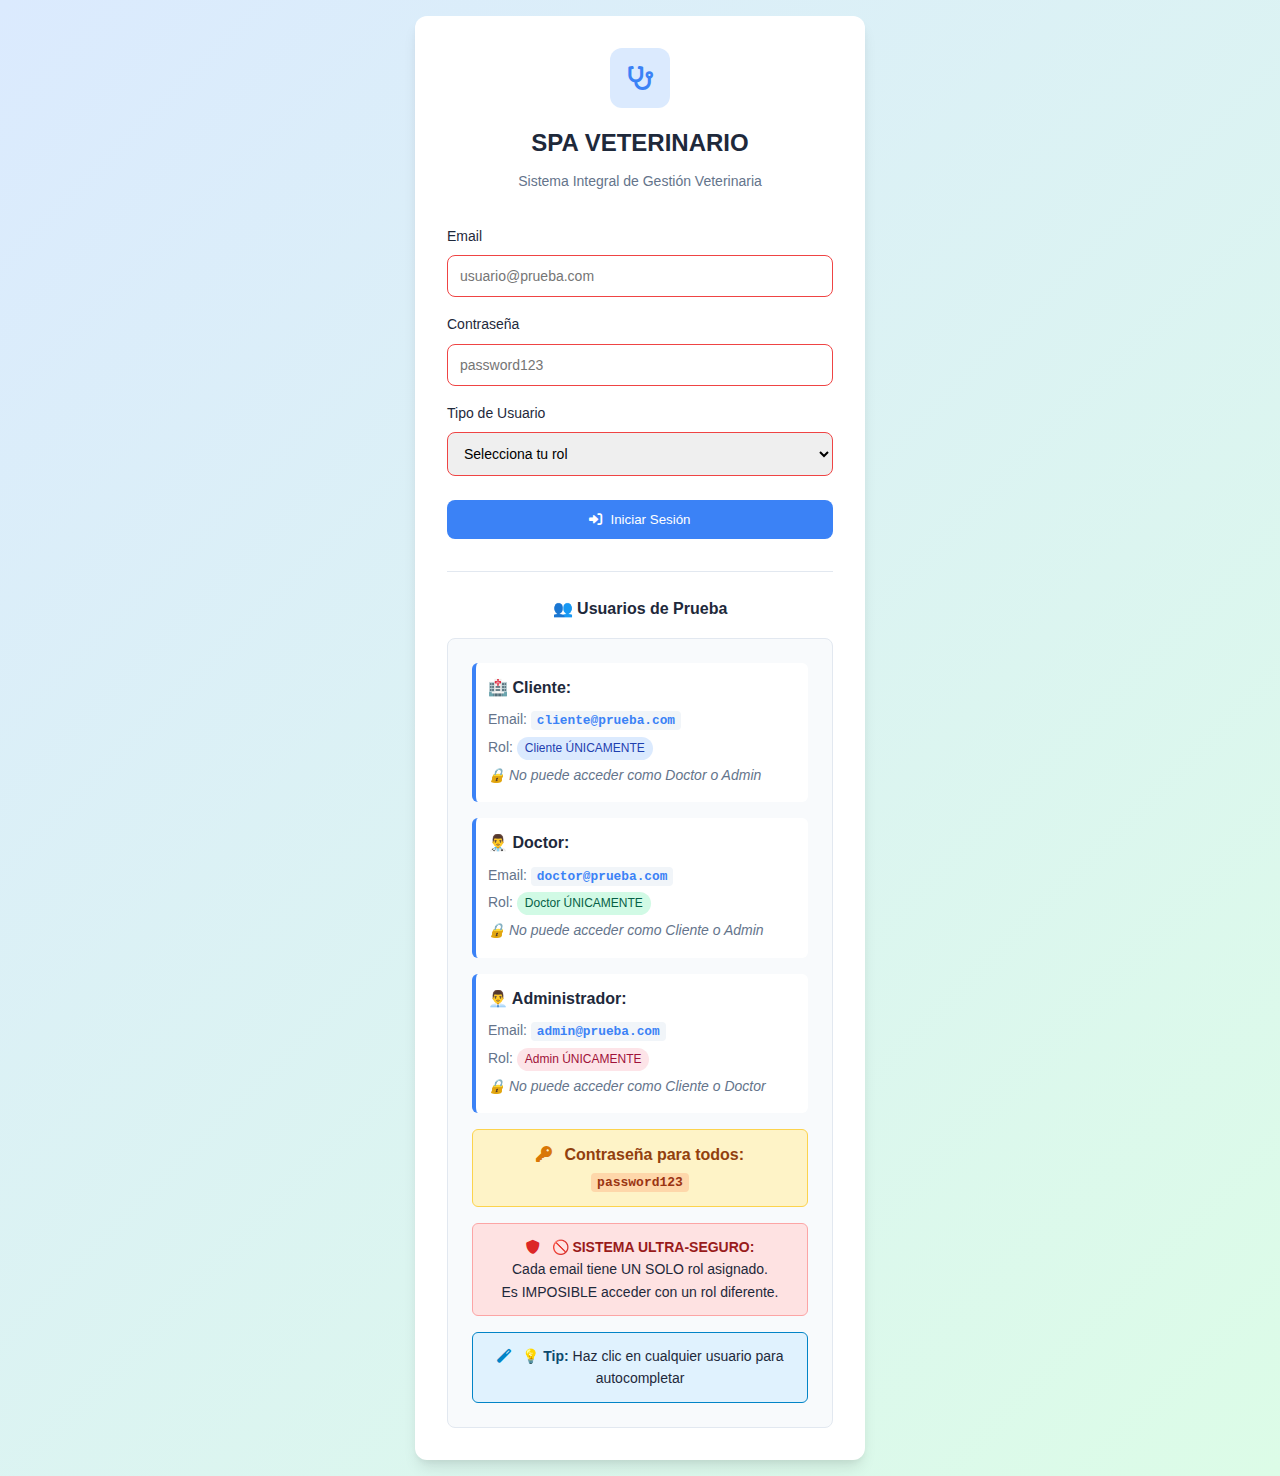
<file: index.html>
<!DOCTYPE html>
<html lang="es">
<head>
    <meta charset="UTF-8">
    <meta name="viewport" content="width=device-width, initial-scale=1.0">
    <title>SPA VETERINARIO - Sistema Integral</title>
    <link rel="stylesheet" href="css/styles.css">
    <link href="https://cdnjs.cloudflare.com/ajax/libs/font-awesome/6.0.0/css/all.min.css" rel="stylesheet">
</head>
<body>
    <div class="login-container">
        <div class="login-card">
            <div class="login-header">
                <div class="logo">
                    <i class="fas fa-stethoscope"></i>
                </div>
                <h1>SPA VETERINARIO</h1>
                <p>Sistema Integral de Gestión Veterinaria</p>
            </div>
            
            <form id="loginForm" class="login-form">
                <div class="form-group">
                    <label for="email">Email</label>
                    <input type="email" id="email" name="email" required placeholder="usuario@prueba.com">
                </div>
                
                <div class="form-group">
                    <label for="password">Contraseña</label>
                    <input type="password" id="password" name="password" required placeholder="password123">
                </div>
                
                <div class="form-group">
                    <label for="rol">Tipo de Usuario</label>
                    <select id="rol" name="rol" required>
                        <option value="">Selecciona tu rol</option>
                        <option value="cliente">Cliente</option>
                        <option value="doctor">Doctor</option>
                        <option value="admin">Administrador</option>
                    </select>
                </div>
                
                <button type="submit" class="btn-primary">
                    <i class="fas fa-sign-in-alt"></i>
                    Iniciar Sesión
                </button>
            </form>
            
            <div class="demo-users">
                <h4>👥 Usuarios de Prueba</h4>
                <div class="demo-list">
                    <div class="user-demo">
                        <strong>🏥 Cliente:</strong>
                        <p>Email: <code>cliente@prueba.com</code></p>
                        <p>Rol: <span class="role-badge cliente">Cliente ÚNICAMENTE</span></p>
                        <p class="restriction">🔒 No puede acceder como Doctor o Admin</p>
                    </div>
                    
                    <div class="user-demo">
                        <strong>👨‍⚕️ Doctor:</strong>
                        <p>Email: <code>doctor@prueba.com</code></p>
                        <p>Rol: <span class="role-badge doctor">Doctor ÚNICAMENTE</span></p>
                        <p class="restriction">🔒 No puede acceder como Cliente o Admin</p>
                    </div>
                    
                    <div class="user-demo">
                        <strong>👨‍💼 Administrador:</strong>
                        <p>Email: <code>admin@prueba.com</code></p>
                        <p>Rol: <span class="role-badge admin">Admin ÚNICAMENTE</span></p>
                        <p class="restriction">🔒 No puede acceder como Cliente o Doctor</p>
                    </div>
                    
                    <div class="demo-note">
                        <i class="fas fa-key"></i>
                        <strong>Contraseña para todos:</strong> <code>password123</code>
                    </div>
                    
                    <div class="security-note">
                        <i class="fas fa-shield-alt"></i>
                        <strong>🚫 SISTEMA ULTRA-SEGURO:</strong><br>
                        Cada email tiene UN SOLO rol asignado.<br>
                        Es IMPOSIBLE acceder con un rol diferente.
                    </div>
                    
                    <div class="auto-note">
                        <i class="fas fa-magic"></i>
                        <strong>💡 Tip:</strong> Haz clic en cualquier usuario para autocompletar
                    </div>
                </div>
            </div>
        </div>
    </div>

    <script src="js/login.js"></script>
</body>
</html>
</file>
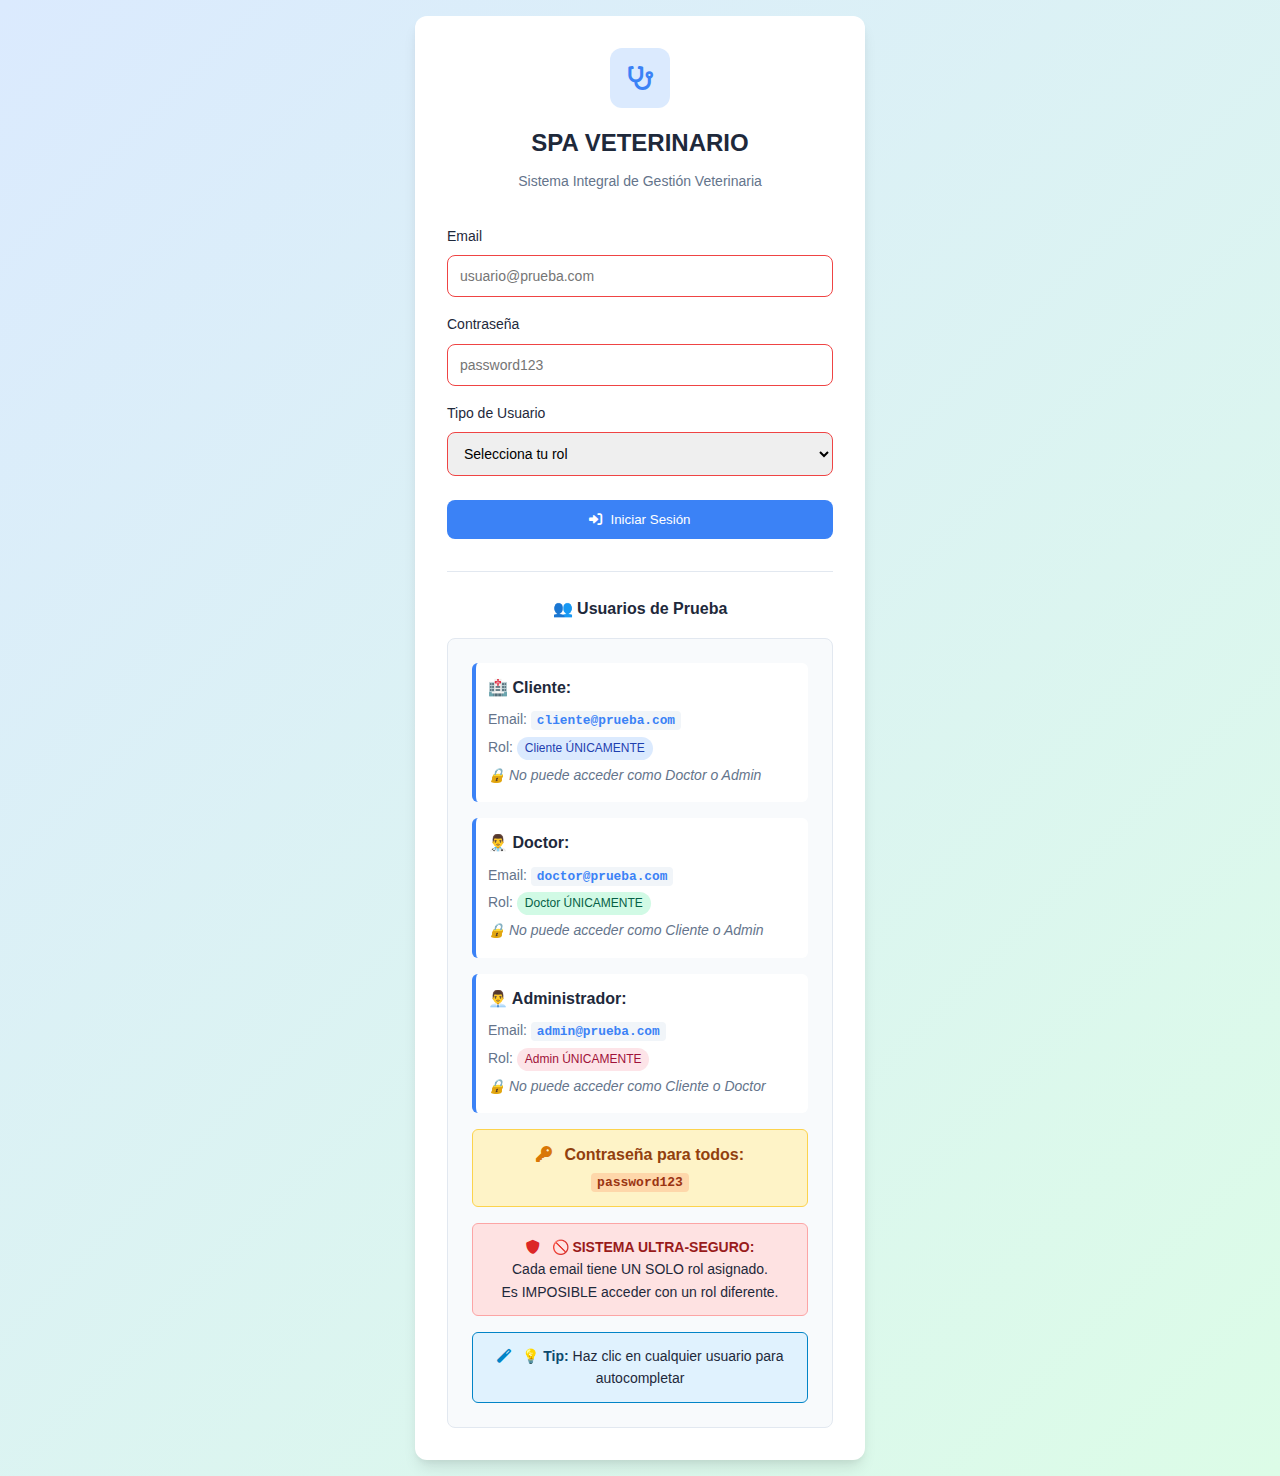
<file: dashboard.html>
<!DOCTYPE html>
<html lang="es">
<head>
    <meta charset="UTF-8">
    <meta name="viewport" content="width=device-width, initial-scale=1.0">
    <title>Dashboard - SPA VETERINARIO</title>
    <link rel="stylesheet" href="css/styles.css">
    <link href="https://cdnjs.cloudflare.com/ajax/libs/font-awesome/6.0.0/css/all.min.css" rel="stylesheet">
</head>
<body>
    <!-- Header -->
    <header class="header">
        <div class="header-content">
            <div class="logo-section">
                <div class="logo">
                    <i class="fas fa-stethoscope"></i>
                </div>
                <h1>SPA VETERINARIO</h1>
            </div>
            
            <div class="user-section">
                <div class="user-info">
                    <div class="user-avatar">
                        <span id="userInitial">U</span>
                    </div>
                    <div class="user-details">
                        <span id="userName">Usuario</span>
                        <span id="userRole" class="user-role">Rol</span>
                    </div>
                </div>
                <button id="logoutBtn" class="btn-ghost">
                    <i class="fas fa-sign-out-alt"></i>
                </button>
            </div>
        </div>
    </header>

    <div class="main-container">
        <!-- Sidebar -->
        <aside class="sidebar">
            <nav class="sidebar-nav">
                <button class="nav-item active" data-section="dashboard">
                    <i class="fas fa-calendar"></i>
                    <span>Dashboard</span>
                </button>
                <button class="nav-item" data-section="appointments">
                    <i class="fas fa-clock"></i>
                    <span>Citas</span>
                </button>
                <button class="nav-item client-only" data-section="pets">
                    <i class="fas fa-paw"></i>
                    <span>Mis Mascotas</span>
                </button>
                <button class="nav-item" data-section="payments">
                    <i class="fas fa-credit-card"></i>
                    <span id="paymentsLabel">Pagos</span>
                </button>
                <button class="nav-item" data-section="medical">
                    <i class="fas fa-file-medical"></i>
                    <span id="medicalLabel">Historial Clínico</span>
                </button>
                <button class="nav-item" data-section="profile">
                    <i class="fas fa-user"></i>
                    <span>Perfil</span>
                </button>
                <button class="nav-item admin-only" data-section="users">
                    <i class="fas fa-users"></i>
                    <span>Usuarios</span>
                </button>
            </nav>
        </aside>

        <!-- Main Content -->
        <main class="main-content">
            <!-- Dashboard Section -->
            <section id="dashboard-section" class="content-section active">
                <div class="section-header">
                    <h2 id="welcomeMessage">Bienvenido</h2>
                    <p id="welcomeDescription">Panel principal del sistema</p>
                </div>
                
                <div class="stats-grid">
                    <div class="stat-card">
                        <div class="stat-content">
                            <div class="stat-info">
                                <p class="stat-label" id="stat1Label">Estadística 1</p>
                                <p class="stat-value" id="stat1Value">0</p>
                            </div>
                            <div class="stat-icon">
                                <i id="stat1Icon" class="fas fa-calendar"></i>
                            </div>
                        </div>
                    </div>
                    
                    <div class="stat-card">
                        <div class="stat-content">
                            <div class="stat-info">
                                <p class="stat-label" id="stat2Label">Estadística 2</p>
                                <p class="stat-value" id="stat2Value">0</p>
                            </div>
                            <div class="stat-icon">
                                <i id="stat2Icon" class="fas fa-clock"></i>
                            </div>
                        </div>
                    </div>
                    
                    <div class="stat-card">
                        <div class="stat-content">
                            <div class="stat-info">
                                <p class="stat-label" id="stat3Label">Estadística 3</p>
                                <p class="stat-value" id="stat3Value">0</p>
                            </div>
                            <div class="stat-icon">
                                <i id="stat3Icon" class="fas fa-paw"></i>
                            </div>
                        </div>
                    </div>
                </div>

                <div class="dashboard-grid">
                    <div class="dashboard-card">
                        <div class="card-header">
                            <h3><i class="fas fa-clock"></i> Próximas Citas</h3>
                        </div>
                        <div class="card-content" id="upcomingAppointments">
                            <!-- Contenido dinámico -->
                        </div>
                    </div>
                    
                    <div class="dashboard-card">
                        <div class="card-header">
                            <h3><i class="fas fa-bell"></i> Notificaciones</h3>
                        </div>
                        <div class="card-content" id="notifications">
                            <!-- Contenido dinámico -->
                        </div>
                    </div>
                </div>
            </section>

            <!-- Appointments Section -->
            <section id="appointments-section" class="content-section">
                <div class="section-header">
                    <h2>Sistema de Citas</h2>
                    <button id="newAppointmentBtn" class="btn-primary">
                        <i class="fas fa-plus"></i> Nueva Cita
                    </button>
                </div>
                <div id="appointmentsList" class="appointments-list">
                    <!-- Contenido dinámico -->
                </div>
            </section>

            <!-- Pets Section -->
            <section id="pets-section" class="content-section">
                <div class="section-header">
                    <h2>Mis Mascotas</h2>
                    <button id="newPetBtn" class="btn-primary">
                        <i class="fas fa-plus"></i> Registrar Mascota
                    </button>
                </div>
                <div id="petsList" class="pets-grid">
                    <!-- Contenido dinámico -->
                </div>
            </section>

            <!-- Payments Section -->
            <section id="payments-section" class="content-section">
                <div class="section-header">
                    <h2 id="paymentsTitle">Gestión de Pagos</h2>
                    <p id="paymentsDescription">Administra los pagos del sistema</p>
                </div>
                
                <div class="stats-grid">
                    <div class="stat-card">
                        <div class="stat-content">
                            <div class="stat-info">
                                <p class="stat-label">Total</p>
                                <p class="stat-value" id="totalAmount">$0.00</p>
                            </div>
                            <div class="stat-icon">
                                <i class="fas fa-dollar-sign"></i>
                            </div>
                        </div>
                    </div>
                    
                    <div class="stat-card">
                        <div class="stat-content">
                            <div class="stat-info">
                                <p class="stat-label">Pagado</p>
                                <p class="stat-value paid" id="paidAmount">$0.00</p>
                            </div>
                            <div class="stat-icon">
                                <i class="fas fa-check-circle"></i>
                            </div>
                        </div>
                    </div>
                    
                    <div class="stat-card">
                        <div class="stat-content">
                            <div class="stat-info">
                                <p class="stat-label">Pendiente</p>
                                <p class="stat-value pending" id="pendingAmount">$0.00</p>
                            </div>
                            <div class="stat-icon">
                                <i class="fas fa-clock"></i>
                            </div>
                        </div>
                    </div>
                    
                    <div class="stat-card">
                        <div class="stat-content">
                            <div class="stat-info">
                                <p class="stat-label">Vencido</p>
                                <p class="stat-value overdue" id="overdueAmount">$0.00</p>
                            </div>
                            <div class="stat-icon">
                                <i class="fas fa-exclamation-triangle"></i>
                            </div>
                        </div>
                    </div>
                </div>
                
                <div id="paymentsList" class="payments-list">
                    <!-- Contenido dinámico -->
                </div>
            </section>

            <!-- Medical Records Section -->
            <section id="medical-section" class="content-section">
                <div class="section-header">
                    <h2 id="medicalTitle">Registros Médicos</h2>
                    <button id="newMedicalBtn" class="btn-primary doctor-only">
                        <i class="fas fa-plus"></i> Nuevo Registro
                    </button>
                </div>
                <div id="medicalList" class="medical-list">
                    <!-- Contenido dinámico -->
                </div>
            </section>

            <!-- Profile Section -->
            <section id="profile-section" class="content-section">
                <div class="section-header">
                    <h2>Mi Perfil</h2>
                    <button id="editProfileBtn" class="btn-primary">
                        <i class="fas fa-edit"></i> Editar Perfil
                    </button>
                </div>
                <div class="profile-content">
                    <div class="profile-card">
                        <div class="profile-avatar">
                            <span id="profileInitial">U</span>
                        </div>
                        <div class="profile-info">
                            <h3 id="profileName">Nombre Usuario</h3>
                            <span id="profileRole" class="profile-role">Rol</span>
                            <div class="profile-details">
                                <p><i class="fas fa-envelope"></i> <span id="profileEmail">email@test.com</span></p>
                                <p><i class="fas fa-phone"></i> <span id="profilePhone">+1234567890</span></p>
                                <p><i class="fas fa-map-marker-alt"></i> <span id="profileAddress">Dirección</span></p>
                            </div>
                        </div>
                    </div>
                </div>
            </section>

            <!-- Users Section -->
            <section id="users-section" class="content-section">
                <div class="section-header">
                    <h2>Gestión de Usuarios</h2>
                    <button id="newUserBtn" class="btn-primary">
                        <i class="fas fa-plus"></i> Nuevo Usuario
                    </button>
                </div>
                <div id="usersList" class="users-list">
                    <!-- Contenido dinámico -->
                </div>
            </section>
        </main>
    </div>

    <!-- Modals -->
    <div id="appointmentModal" class="modal">
        <div class="modal-content">
            <div class="modal-header">
                <h3>Nueva Cita</h3>
                <button class="modal-close">&times;</button>
            </div>
            <form id="appointmentForm" class="modal-form">
                <div class="form-group">
                    <label for="petSelect">Mascota</label>
                    <select id="petSelect" name="mascota_id" required>
                        <option value="">Selecciona una mascota</option>
                    </select>
                </div>
                <div class="form-group">
                    <label for="doctorSelect">Doctor</label>
                    <select id="doctorSelect" name="doctor_id" required>
                        <option value="">Selecciona un doctor</option>
                    </select>
                </div>
                <div class="form-row">
                    <div class="form-group">
                        <label for="appointmentDate">Fecha</label>
                        <input type="date" id="appointmentDate" name="fecha" required>
                    </div>
                    <div class="form-group">
                        <label for="appointmentTime">Hora</label>
                        <input type="time" id="appointmentTime" name="hora" required>
                    </div>
                </div>
                <div class="form-group">
                    <label for="serviceSelect">Servicio</label>
                    <select id="serviceSelect" name="servicio" required>
                        <option value="">Tipo de consulta</option>
                        <option value="Consulta General">Consulta General</option>
                        <option value="Vacunación">Vacunación</option>
                        <option value="Cirugía">Cirugía</option>
                        <option value="Emergencia">Emergencia</option>
                        <option value="Control">Control</option>
                    </select>
                </div>
                <div class="form-group">
                    <label for="appointmentNotes">Notas (Opcional)</label>
                    <textarea id="appointmentNotes" name="notas" rows="3" placeholder="Información adicional..."></textarea>
                </div>
                <div class="modal-actions">
                    <button type="button" class="btn-secondary modal-cancel">Cancelar</button>
                    <button type="submit" class="btn-primary">Agendar Cita</button>
                </div>
            </form>
        </div>
    </div>

    <!-- Payment Modal -->
    <div id="paymentModal" class="modal">
        <div class="modal-content">
            <div class="modal-header">
                <h3>Procesar Pago</h3>
                <button class="modal-close">&times;</button>
            </div>
            <form id="paymentForm" class="modal-form">
                <div class="payment-info">
                    <p>Monto a pagar: <strong id="paymentAmount">$0.00</strong></p>
                    <p>Servicio: <span id="paymentService">-</span></p>
                </div>
                <div class="form-group">
                    <label for="cardNumber">Número de Tarjeta</label>
                    <input type="text" id="cardNumber" name="numero_tarjeta" placeholder="1234 5678 9012 3456" required>
                </div>
                <div class="form-group">
                    <label for="cardName">Nombre en la Tarjeta</label>
                    <input type="text" id="cardName" name="nombre_tarjeta" placeholder="Juan Pérez" required>
                </div>
                <div class="form-row">
                    <div class="form-group">
                        <label for="expiryDate">Fecha de Vencimiento</label>
                        <input type="text" id="expiryDate" name="fecha_vencimiento" placeholder="MM/YY" required>
                    </div>
                    <div class="form-group">
                        <label for="cvv">CVV</label>
                        <input type="text" id="cvv" name="cvv" placeholder="123" required>
                    </div>
                </div>
                <div class="modal-actions">
                    <button type="button" class="btn-secondary modal-cancel">Cancelar</button>
                    <button type="submit" class="btn-primary">Procesar Pago</button>
                </div>
            </form>
        </div>
    </div>

    <script src="js/dashboard.js"></script>
</body>
</html>
</file>
<file: css/styles.css>
/* Reset y variables */
* {
  margin: 0;
  padding: 0;
  box-sizing: border-box;
}

:root {
  --primary-color: #3b82f6;
  --primary-hover: #2563eb;
  --secondary-color: #64748b;
  --success-color: #10b981;
  --warning-color: #f59e0b;
  --danger-color: #ef4444;
  --background-color: #f8fafc;
  --card-background: #ffffff;
  --text-primary: #1e293b;
  --text-secondary: #64748b;
  --border-color: #e2e8f0;
  --shadow: 0 1px 3px 0 rgba(0, 0, 0, 0.1), 0 1px 2px 0 rgba(0, 0, 0, 0.06);
  --shadow-lg: 0 10px 15px -3px rgba(0, 0, 0, 0.1), 0 4px 6px -2px rgba(0, 0, 0, 0.05);
}

body {
  font-family: "Segoe UI", Tahoma, Geneva, Verdana, sans-serif;
  background-color: var(--background-color);
  color: var(--text-primary);
  line-height: 1.6;
}

/* Login Styles */
.login-container {
  min-height: 100vh;
  background: linear-gradient(135deg, #dbeafe 0%, #dcfce7 100%);
  display: flex;
  align-items: center;
  justify-content: center;
  padding: 1rem;
}

.login-card {
  background: var(--card-background);
  border-radius: 12px;
  box-shadow: var(--shadow-lg);
  padding: 2rem;
  width: 100%;
  max-width: 450px;
}

.login-header {
  text-align: center;
  margin-bottom: 2rem;
}

.logo {
  background: #dbeafe;
  width: 60px;
  height: 60px;
  border-radius: 12px;
  display: flex;
  align-items: center;
  justify-content: center;
  margin: 0 auto 1rem;
}

.logo i {
  font-size: 1.5rem;
  color: var(--primary-color);
}

.login-header h1 {
  font-size: 1.5rem;
  font-weight: 700;
  margin-bottom: 0.5rem;
}

.login-header p {
  color: var(--text-secondary);
  font-size: 0.875rem;
}

.login-form {
  display: flex;
  flex-direction: column;
  gap: 1rem;
}

.login-form button[type="submit"] {
  margin-top: 0.5rem;
}

.form-group {
  display: flex;
  flex-direction: column;
  gap: 0.5rem;
}

.form-row {
  display: grid;
  grid-template-columns: 1fr 1fr;
  gap: 1rem;
}

label {
  font-weight: 500;
  font-size: 0.875rem;
  color: var(--text-primary);
}

input,
select,
textarea {
  padding: 0.75rem;
  border: 1px solid var(--border-color);
  border-radius: 8px;
  font-size: 0.875rem;
  transition: border-color 0.2s, box-shadow 0.2s;
}

input:focus,
select:focus,
textarea:focus {
  outline: none;
  border-color: var(--primary-color);
  box-shadow: 0 0 0 3px rgba(59, 130, 246, 0.1);
}

.btn-primary {
  background: var(--primary-color);
  color: white;
  border: none;
  padding: 0.75rem 1rem;
  border-radius: 8px;
  font-weight: 500;
  cursor: pointer;
  transition: background-color 0.2s;
  display: flex;
  align-items: center;
  justify-content: center;
  gap: 0.5rem;
}

.btn-primary:hover {
  background: var(--primary-hover);
}

.btn-secondary {
  background: var(--card-background);
  color: var(--text-primary);
  border: 1px solid var(--border-color);
  padding: 0.75rem 1rem;
  border-radius: 8px;
  font-weight: 500;
  cursor: pointer;
  transition: background-color 0.2s;
}

.btn-secondary:hover {
  background: var(--background-color);
}

.btn-ghost {
  background: transparent;
  border: none;
  padding: 0.5rem;
  border-radius: 8px;
  cursor: pointer;
  color: var(--text-secondary);
  transition: background-color 0.2s;
}

.btn-ghost:hover {
  background: var(--background-color);
}

/* Demo Users Section */
.demo-users {
  margin-top: 2rem;
  padding-top: 1.5rem;
  border-top: 1px solid var(--border-color);
}

.demo-users h4 {
  text-align: center;
  color: var(--text-primary);
  margin-bottom: 1rem;
  font-size: 1rem;
}

.demo-list {
  background: var(--background-color);
  padding: 1.5rem;
  border-radius: 8px;
  border: 1px solid var(--border-color);
}

.user-demo {
  margin-bottom: 1rem;
  padding: 0.75rem;
  background: white;
  border-radius: 6px;
  border-left: 4px solid var(--primary-color);
}

.user-demo:last-of-type {
  margin-bottom: 1.5rem;
}

.user-demo strong {
  display: block;
  margin-bottom: 0.5rem;
  color: var(--text-primary);
}

.user-demo p {
  margin: 0.25rem 0;
  font-size: 0.875rem;
  color: var(--text-secondary);
}

.user-demo code {
  background: #f1f5f9;
  padding: 0.125rem 0.375rem;
  border-radius: 4px;
  font-family: "Courier New", monospace;
  font-size: 0.8rem;
  color: var(--primary-color);
  font-weight: 600;
}

.role-badge {
  display: inline-block;
  padding: 0.125rem 0.5rem;
  border-radius: 12px;
  font-size: 0.75rem;
  font-weight: 500;
}

.role-badge.cliente {
  background: #dbeafe;
  color: #1e40af;
}

.role-badge.doctor {
  background: #d1fae5;
  color: #065f46;
}

.role-badge.admin {
  background: #fde4e8;
  color: #9f1239;
}

.demo-note {
  background: #fef3c7;
  border: 1px solid #fcd34d;
  padding: 0.75rem;
  border-radius: 6px;
  text-align: center;
  margin-bottom: 1rem;
}

.demo-note i {
  color: #d97706;
  margin-right: 0.5rem;
}

.demo-note strong {
  color: #92400e;
}

.demo-note code {
  background: #fed7aa;
  color: #9a3412;
  padding: 0.125rem 0.375rem;
  border-radius: 4px;
  font-weight: 600;
}

.security-note {
  background: #fee2e2;
  border: 1px solid #fca5a5;
  padding: 0.75rem;
  border-radius: 6px;
  text-align: center;
  font-size: 0.875rem;
}

.security-note i {
  color: #dc2626;
  margin-right: 0.5rem;
}

.security-note strong {
  color: #991b1b;
}

/* Dashboard Styles */
.header {
  background: var(--card-background);
  border-bottom: 1px solid var(--border-color);
  box-shadow: var(--shadow);
}

.header-content {
  max-width: 1200px;
  margin: 0 auto;
  padding: 0 1rem;
  height: 64px;
  display: flex;
  align-items: center;
  justify-content: space-between;
}

.logo-section {
  display: flex;
  align-items: center;
  gap: 0.75rem;
}

.logo-section .logo {
  width: 40px;
  height: 40px;
  margin: 0;
}

.logo-section h1 {
  font-size: 1.25rem;
  font-weight: 700;
}

.user-section {
  display: flex;
  align-items: center;
  gap: 1rem;
}

.user-info {
  display: flex;
  align-items: center;
  gap: 0.75rem;
}

.user-avatar {
  width: 40px;
  height: 40px;
  background: var(--primary-color);
  border-radius: 50%;
  display: flex;
  align-items: center;
  justify-content: center;
  color: white;
  font-weight: 600;
}

.user-details {
  display: flex;
  flex-direction: column;
}

.user-details span:first-child {
  font-weight: 500;
  font-size: 0.875rem;
}

.user-role {
  font-size: 0.75rem;
  padding: 0.125rem 0.5rem;
  border-radius: 12px;
  background: #dbeafe;
  color: var(--primary-color);
  width: fit-content;
}

.main-container {
  max-width: 1200px;
  margin: 0 auto;
  padding: 2rem 1rem;
  display: flex;
  gap: 2rem;
}

.sidebar {
  width: 256px;
  flex-shrink: 0;
}

.sidebar-nav {
  display: flex;
  flex-direction: column;
  gap: 0.25rem;
}

.nav-item {
  display: flex;
  align-items: center;
  gap: 0.75rem;
  padding: 0.75rem 1rem;
  border: none;
  background: transparent;
  border-radius: 8px;
  cursor: pointer;
  transition: background-color 0.2s;
  text-align: left;
  width: 100%;
  font-size: 0.875rem;
  color: var(--text-secondary);
}

.nav-item:hover {
  background: var(--background-color);
}

.nav-item.active {
  background: var(--primary-color);
  color: white;
}

.nav-item i {
  width: 16px;
  text-align: center;
}

.main-content {
  flex: 1;
}

.content-section {
  display: none;
}

.content-section.active {
  display: block;
}

.section-header {
  display: flex;
  justify-content: space-between;
  align-items: center;
  margin-bottom: 2rem;
}

.section-header h2 {
  font-size: 1.5rem;
  font-weight: 700;
}

.section-header p {
  color: var(--text-secondary);
  margin-top: 0.25rem;
}

.stats-grid {
  display: grid;
  grid-template-columns: repeat(auto-fit, minmax(200px, 1fr));
  gap: 1rem;
  margin-bottom: 2rem;
}

.stat-card {
  background: var(--card-background);
  border-radius: 12px;
  padding: 1.5rem;
  box-shadow: var(--shadow);
}

.stat-content {
  display: flex;
  align-items: center;
  justify-content: space-between;
}

.stat-label {
  font-size: 0.875rem;
  color: var(--text-secondary);
  margin-bottom: 0.25rem;
}

.stat-value {
  font-size: 1.5rem;
  font-weight: 700;
}

.stat-value.paid {
  color: var(--success-color);
}

.stat-value.pending {
  color: var(--warning-color);
}

.stat-value.overdue {
  color: var(--danger-color);
}

.stat-icon {
  width: 48px;
  height: 48px;
  border-radius: 12px;
  background: var(--background-color);
  display: flex;
  align-items: center;
  justify-content: center;
}

.stat-icon i {
  font-size: 1.25rem;
  color: var(--primary-color);
}

.dashboard-grid {
  display: grid;
  grid-template-columns: 1fr 1fr;
  gap: 2rem;
}

.dashboard-card {
  background: var(--card-background);
  border-radius: 12px;
  box-shadow: var(--shadow);
}

.card-header {
  padding: 1.5rem 1.5rem 0;
  border-bottom: 1px solid var(--border-color);
  margin-bottom: 1rem;
}

.card-header h3 {
  display: flex;
  align-items: center;
  gap: 0.5rem;
  font-size: 1rem;
  font-weight: 600;
  margin-bottom: 1rem;
}

.card-content {
  padding: 0 1.5rem 1.5rem;
}

.appointment-item,
.notification-item {
  display: flex;
  align-items: center;
  justify-content: space-between;
  padding: 0.75rem;
  border-radius: 8px;
  margin-bottom: 0.75rem;
}

.appointment-item {
  background: #dbeafe;
}

.notification-item {
  background: #fef3c7;
}

.badge {
  padding: 0.25rem 0.5rem;
  border-radius: 12px;
  font-size: 0.75rem;
  font-weight: 500;
  border: 1px solid var(--border-color);
  background: var(--card-background);
}

.badge.pending {
  background: #fef3c7;
  color: #92400e;
  border-color: #fcd34d;
}

.badge.confirmed {
  background: #dbeafe;
  color: #1e40af;
  border-color: #93c5fd;
}

.badge.completed {
  background: #d1fae5;
  color: #065f46;
  border-color: #86efac;
}

.badge.cancelled {
  background: #fee2e2;
  color: #991b1b;
  border-color: #fca5a5;
}

/* Lists */
.appointments-list,
.payments-list,
.medical-list,
.users-list {
  display: flex;
  flex-direction: column;
  gap: 1rem;
}

.list-item {
  background: var(--card-background);
  border-radius: 12px;
  padding: 1.5rem;
  box-shadow: var(--shadow);
}

.item-header {
  display: flex;
  align-items: center;
  justify-content: between;
  margin-bottom: 1rem;
}

.item-title {
  display: flex;
  align-items: center;
  gap: 0.75rem;
  font-weight: 600;
}

.item-details {
  display: grid;
  grid-template-columns: repeat(auto-fit, minmax(200px, 1fr));
  gap: 1rem;
  margin-bottom: 1rem;
  font-size: 0.875rem;
  color: var(--text-secondary);
}

.item-actions {
  display: flex;
  gap: 0.5rem;
  margin-left: auto;
}

.pets-grid {
  display: grid;
  grid-template-columns: repeat(auto-fill, minmax(300px, 1fr));
  gap: 1rem;
}

.pet-card {
  background: var(--card-background);
  border-radius: 12px;
  padding: 1.5rem;
  box-shadow: var(--shadow);
  cursor: pointer;
  transition: box-shadow 0.2s;
}

.pet-card:hover {
  box-shadow: var(--shadow-lg);
}

.pet-header {
  display: flex;
  align-items: center;
  gap: 0.75rem;
  margin-bottom: 1rem;
}

.pet-avatar {
  width: 48px;
  height: 48px;
  background: #dbeafe;
  border-radius: 50%;
  display: flex;
  align-items: center;
  justify-content: center;
  color: var(--primary-color);
}

.pet-info h3 {
  font-weight: 600;
  margin-bottom: 0.25rem;
}

.pet-info p {
  font-size: 0.875rem;
  color: var(--text-secondary);
}

.pet-details {
  display: flex;
  flex-direction: column;
  gap: 0.5rem;
  font-size: 0.875rem;
  color: var(--text-secondary);
}

.pet-detail {
  display: flex;
  align-items: center;
  gap: 0.5rem;
}

/* Profile */
.profile-content {
  display: grid;
  grid-template-columns: 1fr 2fr;
  gap: 2rem;
}

.profile-card {
  background: var(--card-background);
  border-radius: 12px;
  padding: 2rem;
  box-shadow: var(--shadow);
  text-align: center;
}

.profile-avatar {
  width: 96px;
  height: 96px;
  background: var(--primary-color);
  border-radius: 50%;
  display: flex;
  align-items: center;
  justify-content: center;
  color: white;
  font-size: 2rem;
  font-weight: 600;
  margin: 0 auto 1rem;
}

.profile-info h3 {
  font-size: 1.25rem;
  font-weight: 600;
  margin-bottom: 0.5rem;
}

.profile-role {
  display: inline-block;
  padding: 0.25rem 0.75rem;
  border-radius: 12px;
  background: #dbeafe;
  color: var(--primary-color);
  font-size: 0.875rem;
  font-weight: 500;
  margin-bottom: 1rem;
}

.profile-details {
  display: flex;
  flex-direction: column;
  gap: 0.75rem;
  text-align: left;
}

.profile-details p {
  display: flex;
  align-items: center;
  gap: 0.5rem;
  font-size: 0.875rem;
  color: var(--text-secondary);
}

/* Modals */
.modal {
  display: none;
  position: fixed;
  top: 0;
  left: 0;
  width: 100%;
  height: 100%;
  background: rgba(0, 0, 0, 0.5);
  z-index: 1000;
  align-items: center;
  justify-content: center;
}

.modal.active {
  display: flex;
}

.modal-content {
  background: var(--card-background);
  border-radius: 12px;
  width: 90%;
  max-width: 500px;
  max-height: 90vh;
  overflow-y: auto;
}

.modal-header {
  display: flex;
  align-items: center;
  justify-content: space-between;
  padding: 1.5rem;
  border-bottom: 1px solid var(--border-color);
}

.modal-header h3 {
  font-size: 1.125rem;
  font-weight: 600;
}

.modal-close {
  background: none;
  border: none;
  font-size: 1.5rem;
  cursor: pointer;
  color: var(--text-secondary);
  padding: 0;
  width: 24px;
  height: 24px;
  display: flex;
  align-items: center;
  justify-content: center;
}

.modal-form {
  padding: 1.5rem;
  display: flex;
  flex-direction: column;
  gap: 1rem;
}

.modal-actions {
  display: flex;
  gap: 0.75rem;
  justify-content: flex-end;
  margin-top: 1rem;
}

.payment-info {
  background: var(--background-color);
  padding: 1rem;
  border-radius: 8px;
  margin-bottom: 1rem;
}

.payment-info p {
  margin: 0.25rem 0;
  font-size: 0.875rem;
}

/* Utility Classes */
.hidden {
  display: none !important;
}

.client-only,
.doctor-only,
.admin-only {
  display: none;
}

.client-only.show,
.doctor-only.show,
.admin-only.show {
  display: flex;
}

/* Responsive */
@media (max-width: 768px) {
  .main-container {
    flex-direction: column;
    gap: 1rem;
  }

  .sidebar {
    width: 100%;
  }

  .sidebar-nav {
    flex-direction: row;
    overflow-x: auto;
    padding-bottom: 0.5rem;
  }

  .nav-item {
    flex-shrink: 0;
    min-width: 120px;
  }

  .dashboard-grid {
    grid-template-columns: 1fr;
  }

  .profile-content {
    grid-template-columns: 1fr;
  }

  .stats-grid {
    grid-template-columns: repeat(2, 1fr);
  }

  .form-row {
    grid-template-columns: 1fr;
  }

  .demo-list {
    padding: 1rem;
  }

  .user-demo {
    padding: 0.5rem;
  }
}

@media (max-width: 480px) {
  .stats-grid {
    grid-template-columns: 1fr;
  }

  .pets-grid {
    grid-template-columns: 1fr;
  }

  .section-header {
    flex-direction: column;
    align-items: flex-start;
    gap: 1rem;
  }

  .login-card {
    padding: 1.5rem;
  }
}

/* Mensajes de error y éxito */
.error-message {
  background: #fee2e2;
  color: #991b1b;
  padding: 0.75rem;
  border-radius: 8px;
  margin-top: 1rem;
  font-size: 0.875rem;
  border: 1px solid #fca5a5;
  animation: slideIn 0.3s ease-out;
}

.success-message {
  background: #d1fae5;
  color: #065f46;
  padding: 0.75rem;
  border-radius: 8px;
  margin-top: 1rem;
  font-size: 0.875rem;
  border: 1px solid #86efac;
  animation: slideIn 0.3s ease-out;
}

@keyframes slideIn {
  from {
    opacity: 0;
    transform: translateY(-10px);
  }
  to {
    opacity: 1;
    transform: translateY(0);
  }
}

.restriction {
  font-size: 0.75rem;
  color: #dc2626;
  font-style: italic;
  margin-top: 0.25rem;
}

.auto-note {
  background: #e0f2fe;
  border: 1px solid #0284c7;
  padding: 0.75rem;
  border-radius: 6px;
  text-align: center;
  font-size: 0.875rem;
  margin-top: 1rem;
}

.auto-note i {
  color: #0284c7;
  margin-right: 0.5rem;
}

.auto-note strong {
  color: #0c4a6e;
}

.validation-message {
  animation: slideIn 0.3s ease-out;
}

.validation-message.success {
  background: #d1fae5;
  color: #065f46;
  border: 1px solid #86efac;
}

.validation-message.error {
  background: #fee2e2;
  color: #991b1b;
  border: 1px solid #fca5a5;
}

/* Efecto hover mejorado para usuarios demo */
.user-demo:hover {
  transform: translateY(-2px);
  box-shadow: 0 4px 12px rgba(0, 0, 0, 0.1);
  border-left-color: #2563eb;
  transition: all 0.2s ease;
}

/* Indicador visual para campos validados */
input:valid,
select:valid {
  border-color: #10b981;
}

input:invalid,
select:invalid {
  border-color: #ef4444;
}
</file>
